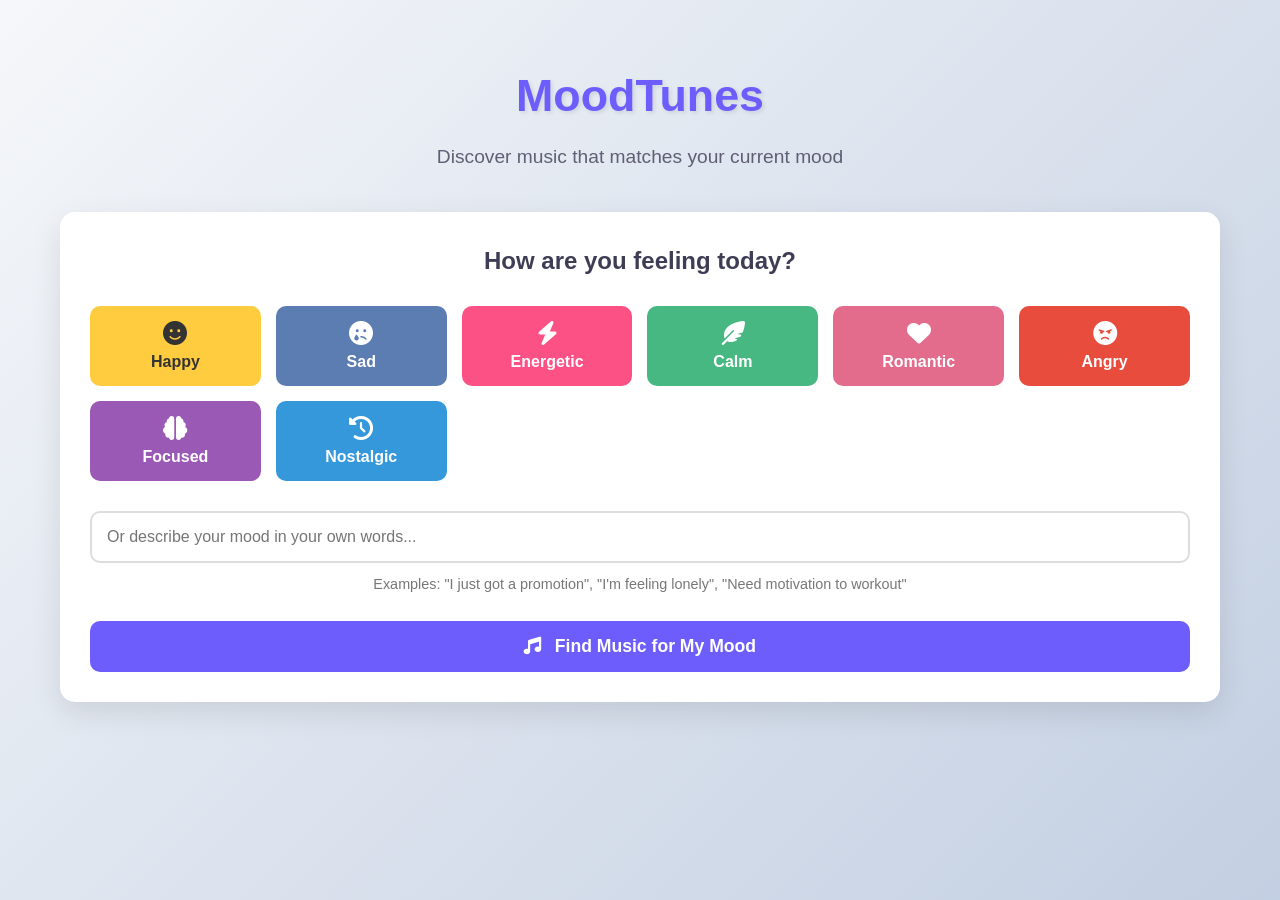
<file: index.html>
<!DOCTYPE html>
<html lang="en">
<head>
    <meta charset="UTF-8">
    <meta name="viewport" content="width=device-width, initial-scale=1.0">
    <!--Makes the page responsive (scales properly on mobile).-->
    <title>MoodTunes - Music Recommendation Based on Mood</title>
    <link rel="stylesheet" href="style.css">
    <link rel="stylesheet" href="https://cdnjs.cloudflare.com/ajax/libs/font-awesome/6.4.0/css/all.min.css">
    <!--Imports Font Awesome icons (the smile, heart, brain, etc. icons you’re using on the buttons).-->
</head>
<body>
    <div class="container">
        <header>
            <h1>MoodTunes</h1>
            <p>Discover music that matches your current mood</p>
        </header>
        
        <section class="mood-selector">
            <!--Groups related content (this one is for choosing moods).-->
            <h2>How are you feeling today?</h2>
            
            <div class="mood-buttons">
                <button class="mood-btn happy" data-mood="happy">
                <!--A custom attribute you can use in JavaScript to know which mood the user clicked.-->
                    <i class="fas fa-smile"></i> Happy
                </button>
                <button class="mood-btn sad" data-mood="sad">
                    <i class="fas fa-sad-tear"></i> Sad
                </button>
                <button class="mood-btn energetic" data-mood="energetic">
                    <i class="fas fa-bolt"></i> Energetic
                </button>
                <button class="mood-btn calm" data-mood="calm">
                    <i class="fas fa-feather-alt"></i> Calm
                </button>
                <button class="mood-btn romantic" data-mood="romantic">
                    <i class="fas fa-heart"></i> Romantic
                </button>
                <button class="mood-btn angry" data-mood="angry">
                    <i class="fas fa-angry"></i> Angry
                </button>
                <button class="mood-btn focused" data-mood="focused">
                    <i class="fas fa-brain"></i> Focused
                </button>
                <button class="mood-btn nostalgic" data-mood="nostalgic">
                    <i class="fas fa-history"></i> Nostalgic
                </button>
            </div>
            
            <div class="custom-mood">
                <input type="text" id="custom-mood-input" placeholder="Or describe your mood in your own words...">
                <!--Lets users type their own mood instead of clicking a preset button.-->
                <p class="examples">Examples: "I just got a promotion", "I'm feeling lonely", "Need motivation to workout"</p>
            </div>
            
            <button class="submit-btn" id="find-music-btn">
                <i class="fas fa-music"></i> Find Music for My Mood
                 <!--Important: your JavaScript (script.js) will listen for clicks on this button.-->
            </button>
            <!--A main action button that triggers the recommendation system.-->
        </section>
        
        <section class="results" id="results-section">
            <!--Where music recommendations will appear.-->
            <h2>Recommended Songs for <span id="mood-display">Your Mood</span></h2>
            
            <div class="song-grid" id="song-container">
                <!-- Song cards will be generated here -->
            </div>
        </section>
    </div>
    

    <script src="script.js"></script>
</body>
</html>
</file>
<file: style.css>
/* Colors variables */
:root {
    --primary: #6d5dfc;
    --secondary: #8f7dfd;
    --dark: #3f3d56;
    --light: #f5f5f5;
    --happy: #ffcc40;
    --sad: #5b7db1;
    --energetic: #fc5185;
    --calm: #47b881;
    --romantic: #e36c8c;
    --angry: #e74c3c;
    --focused: #9b59b6;
    --nostalgic: #3498db;
    --chill: #2ecc71;
    --anxious: #f39c12;
    --excited: #e67e22;
    --melancholic: #34495e;
}

/* Global resets */
* {
    margin: 0;
    padding: 0;
    box-sizing: border-box;
    font-family: 'Segoe UI', Tahoma, Geneva, Verdana, sans-serif;
}

/* Body styling */
body {
    background: linear-gradient(135deg, #f5f7fa 0%, #c3cfe2 100%);
    color: var(--dark);
    line-height: 1.6;
    min-height: 100vh;
}

.container {
    max-width: 1200px;
    margin: 0 auto;
    padding: 20px;
}

/* Header */
header {
    text-align: center;
    padding: 40px 0;
}

header h1 {
    font-size: 2.8rem;
    margin-bottom: 10px;
    color: var(--primary);
    text-shadow: 2px 2px 4px rgba(0, 0, 0, 0.1);
}

header p {
    font-size: 1.2rem;
    color: var(--dark);
    opacity: 0.8;
}

/* Select mood */
.mood-selector {
    background-color: white;
    border-radius: 15px;
    padding: 30px;
    box-shadow: 0 10px 30px rgba(0, 0, 0, 0.1);
    margin-bottom: 30px;
}

.mood-selector h2 {
    text-align: center;
    margin-bottom: 25px;
    color: var(--dark);
}

/* Mood buttons */
.mood-buttons {
    display: grid;
    grid-template-columns: repeat(auto-fit, minmax(150px, 1fr));
    gap: 15px;
    margin-bottom: 30px;
}

/* Style for all mood button */
.mood-btn {
    padding: 15px;
    border: none;
    border-radius: 10px;
    font-size: 1rem;
    font-weight: 600;
    cursor: pointer;
    transition: all 0.3s ease;
    display: flex;
    flex-direction: column;
    align-items: center;
    gap: 8px;
}

/* Button effect */
.mood-btn:hover {
    transform: translateY(-5px);
    box-shadow: 0 8px 15px rgba(0, 0, 0, 0.1);
}

/* Icons */
.mood-btn i {
    font-size: 1.5rem;
}

/* Mood button colors */
.mood-btn.happy {
    background-color: var(--happy);
    color: #333;
}

.mood-btn.sad {
    background-color: var(--sad);
    color: white;
}

.mood-btn.energetic {
    background-color: var(--energetic);
    color: white;
}

.mood-btn.calm {
    background-color: var(--calm);
    color: white;
}

.mood-btn.romantic {
    background-color: var(--romantic);
    color: white;
}

.mood-btn.angry {
    background-color: var(--angry);
    color: white;
}

.mood-btn.focused {
    background-color: var(--focused);
    color: white;
}

.mood-btn.nostalgic {
    background-color: var(--nostalgic);
    color: white;
}

/* Custom mood input */
.custom-mood {
    margin-top: 25px;
}

.custom-mood input {
    width: 100%;
    padding: 15px;
    border: 2px solid #ddd;
    border-radius: 10px;
    font-size: 1rem;
    margin-bottom: 10px;
}

.custom-mood input:focus {
    outline: none;
    border-color: var(--primary);
}

/* Example text */
.examples {
    font-size: 0.9rem;
    color: #777;
    text-align: center;
}

/* Submit button */
.submit-btn {
    display: block;
    width: 100%;
    padding: 15px;
    background-color: var(--primary);
    color: white;
    border: none;
    border-radius: 10px;
    font-size: 1.1rem;
    font-weight: 600;
    cursor: pointer;
    margin-top: 25px;
    transition: background-color 0.3s ease;
}

.submit-btn:hover {
    background-color: var(--secondary);
    transform: translateY(-2px);
    box-shadow: 0 5px 15px rgba(0, 0, 0, 0.1);
}

.submit-btn i {
    margin-right: 8px;
}

/* Results */
.results {
    display: none;
    background-color: white;
    border-radius: 15px;
    padding: 30px;
    box-shadow: 0 10px 30px rgba(0, 0, 0, 0.1);
    margin-bottom: 30px;
    animation: fadeIn 0.5s ease;
}

/* Animation */
@keyframes fadeIn {
    from { opacity: 0; transform: translateY(20px); }
    to { opacity: 1; transform: translateY(0); }
}

.results h2 {
    text-align: center;
    margin-bottom: 30px;
    color: var(--primary);
}

/* Song grid and card */
.song-grid {
    display: grid;
    grid-template-columns: repeat(auto-fill, minmax(250px, 1fr));
    gap: 25px;
}
.song-card {
    background-color: var(--light);
    border-radius: 10px;
    overflow: hidden;
    transition: transform 0.3s ease, box-shadow 0.3s ease;
    box-shadow: 0 5px 15px rgba(0, 0, 0, 0.05);
}

.song-card:hover {
    transform: translateY(-5px);
    box-shadow: 0 10px 25px rgba(0, 0, 0, 0.1);
}

/* Album artwork */
.album-art {
    width: 100%;
    height: 200px;
    background: linear-gradient(135deg, #5ee7df 0%, #b490ca 100%);
    display: flex;
    align-items: center;
    justify-content: center;
    font-size: 3.5rem;
    color: white;
}

/* Song info text */
.song-info {
    padding: 20px;
}

.song-info h3 {
    margin-bottom: 8px;
    color: var(--dark);
}

.song-info p {
    color: #666;
    font-size: 0.95rem;
}

/* Footer */
footer {
    text-align: center;
    padding: 20px;
    color: #666;
    font-size: 0.9rem;
}
.notice {
    background: #fff3cd;
    color: #856404;
    padding: 10px;
    border: 1px solid #ffeeba;
    border-radius: 5px;
    margin-bottom: 15px;
    font-size: 14px;
}
/* Responsive design */
/* Tablet */
@media (max-width: 768px) {
    .mood-buttons {
        grid-template-columns: repeat(2, 1fr);
    }
    
    .song-grid {
        grid-template-columns: 1fr;
    }
    
    header h1 {
        font-size: 2.2rem;
    }
}

/* Mobile phone */
@media (max-width: 480px) {
    .mood-buttons {
        grid-template-columns: 1fr;
    }
    
    .container {
        padding: 15px;
    }
    
    .mood-selector, .results {
        padding: 20px;
    }
}
</file>
